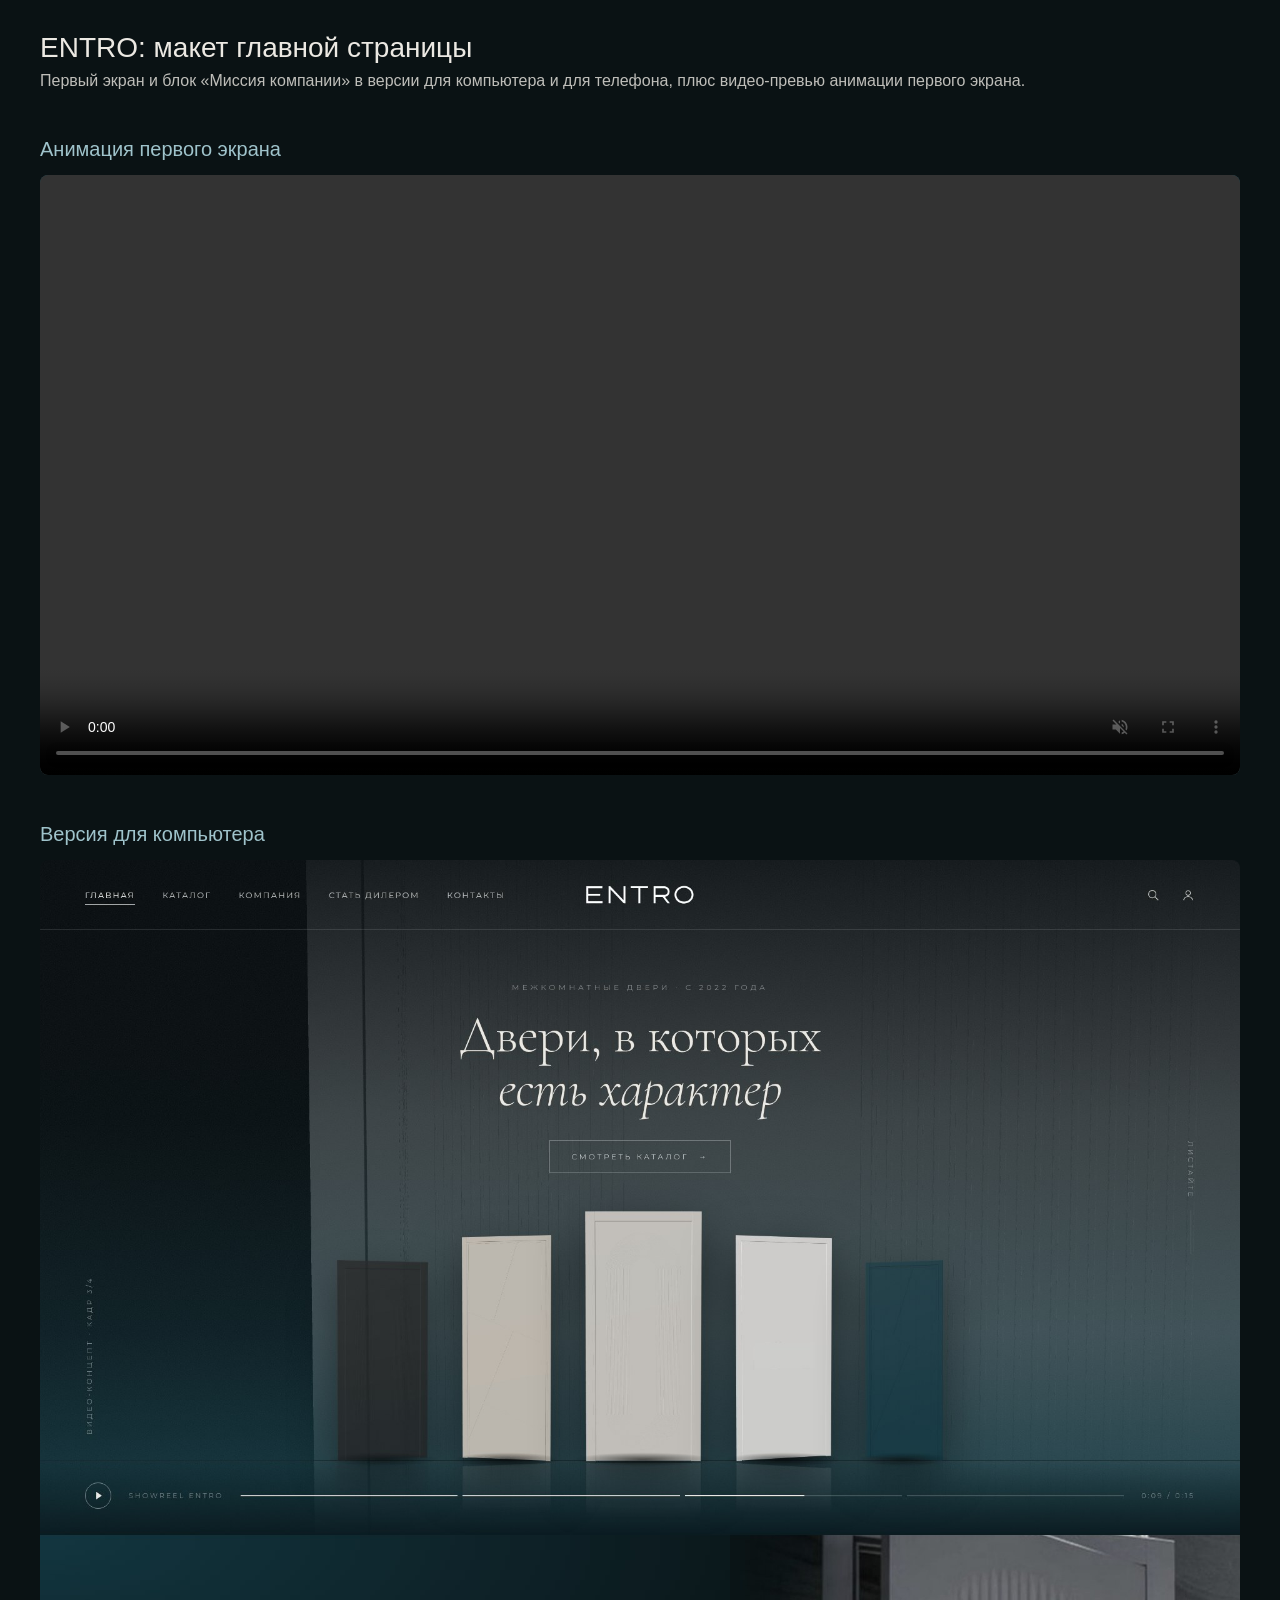
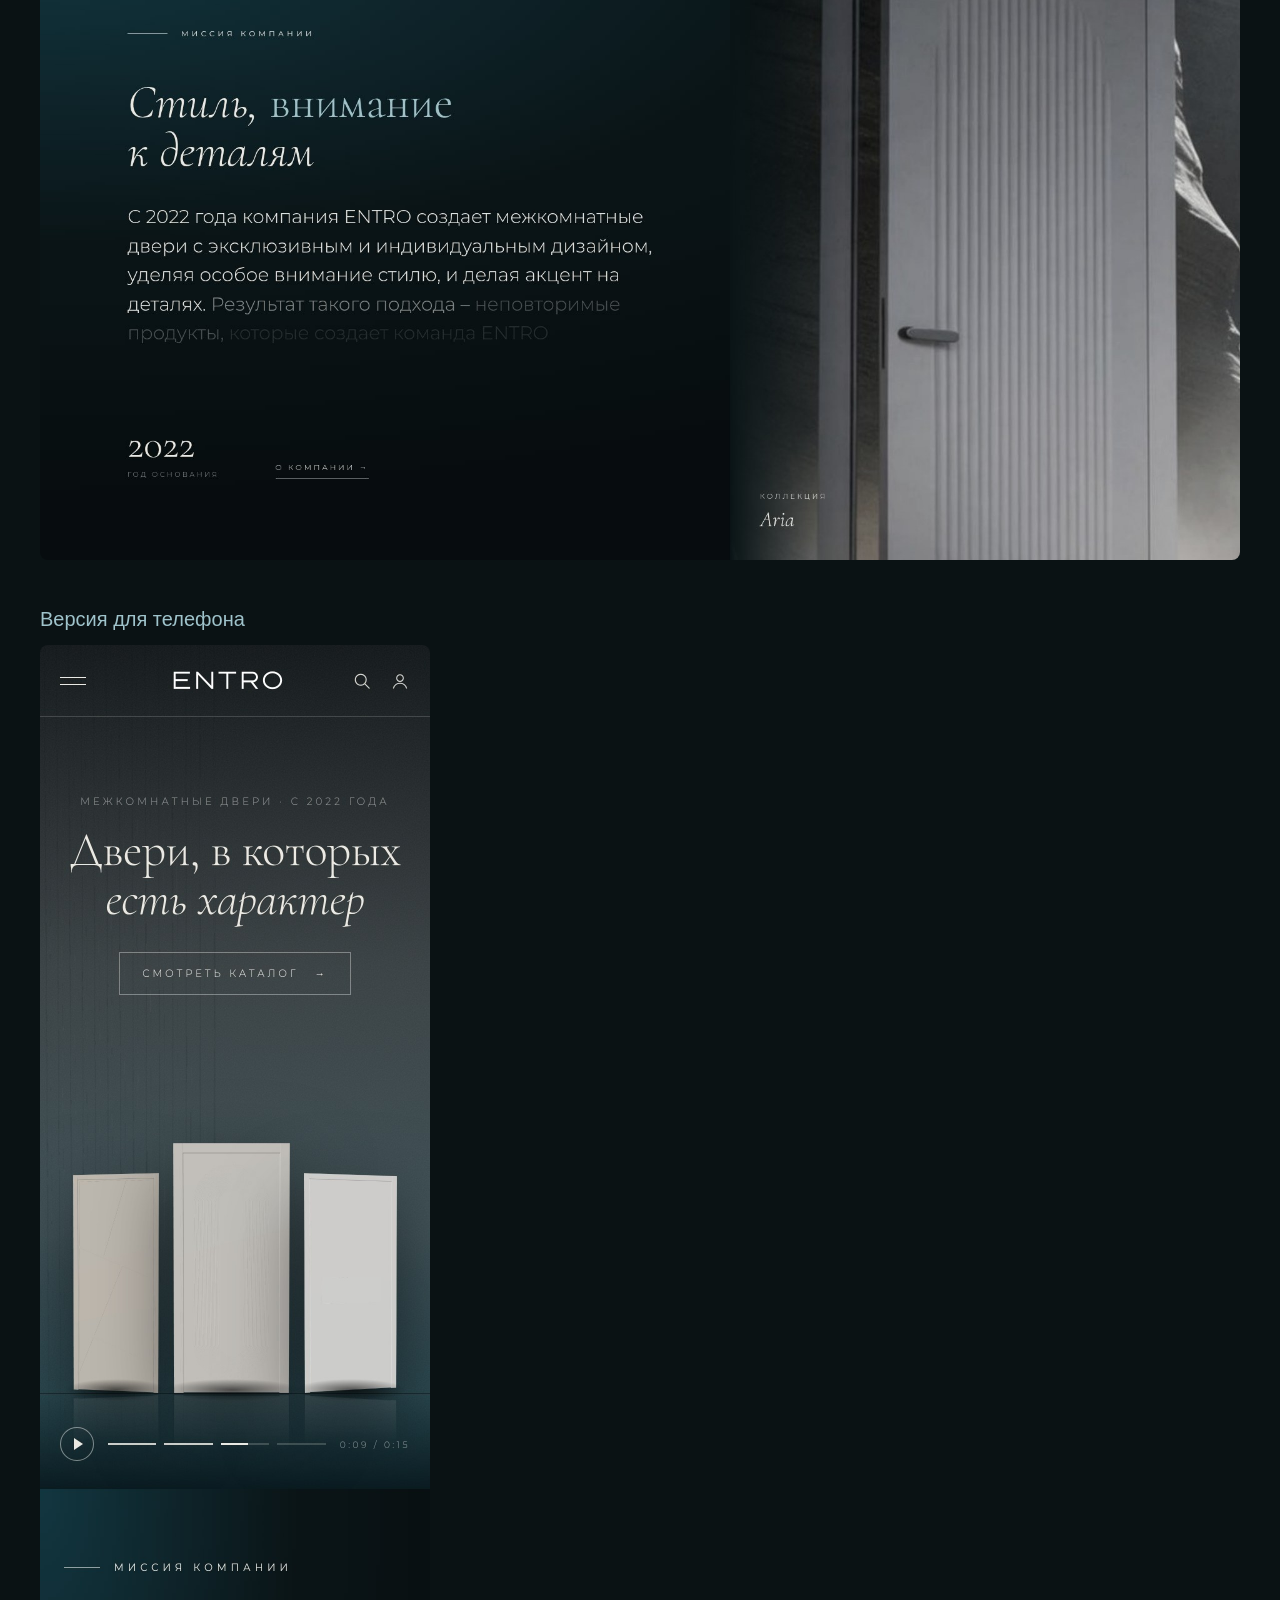
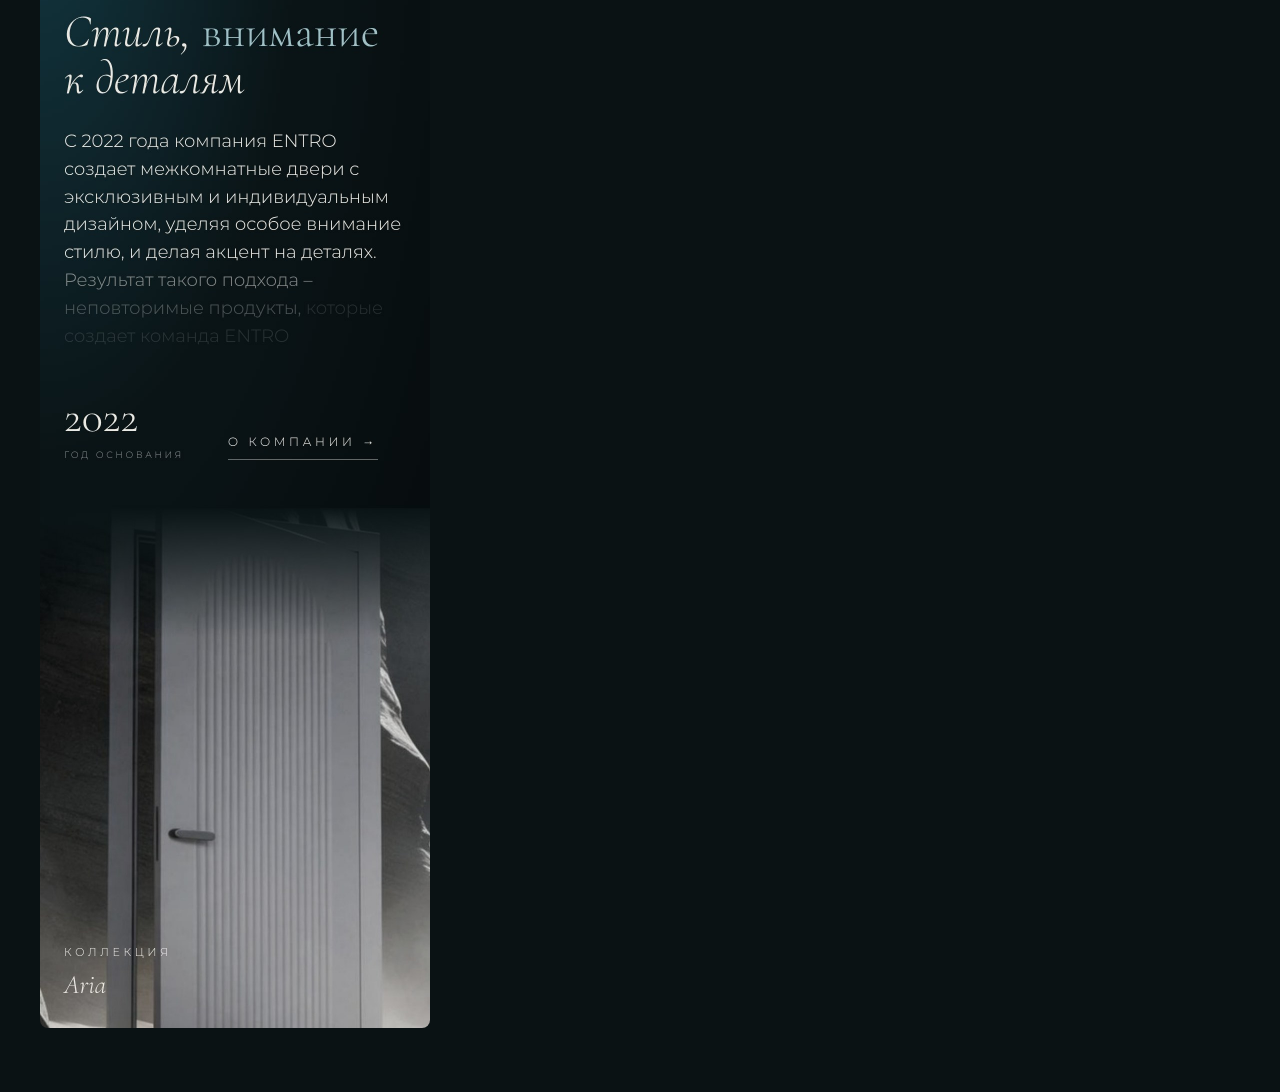
<file: entro-demo/index.html>
<!doctype html>
<html lang="ru"><head><meta charset="utf-8"><meta name="viewport" content="width=device-width,initial-scale=1">
<meta name="robots" content="noindex"><title>ENTRO: макет главной страницы</title>
<style>
body{margin:0;background:#0a1214;color:#ece9e3;font-family:Montserrat,Arial,sans-serif}
.w{max-width:1200px;margin:0 auto;padding:32px 16px 64px}
h1{font-weight:500;font-size:28px;margin:0 0 8px}h2{font-weight:500;font-size:20px;margin:48px 0 14px;color:#9fc3cb}
p{opacity:.8;margin:0 0 8px}img,video{width:100%;display:block;border-radius:8px;background:#1d4f5c}
.m{max-width:390px}
</style></head><body><div class="w">
<h1>ENTRO: макет главной страницы</h1>
<p>Первый экран и блок «Миссия компании» в версии для компьютера и для телефона, плюс видео-превью анимации первого экрана.</p>
<h2>Анимация первого экрана</h2>
<video src="assets/hero.mp4" controls autoplay muted loop playsinline></video>
<h2>Версия для компьютера</h2>
<img src="assets/desktop.jpg" alt="Макет для компьютера">
<h2>Версия для телефона</h2>
<img class="m" src="assets/mobile.jpg" alt="Макет для телефона">
</div></body></html>
</file>
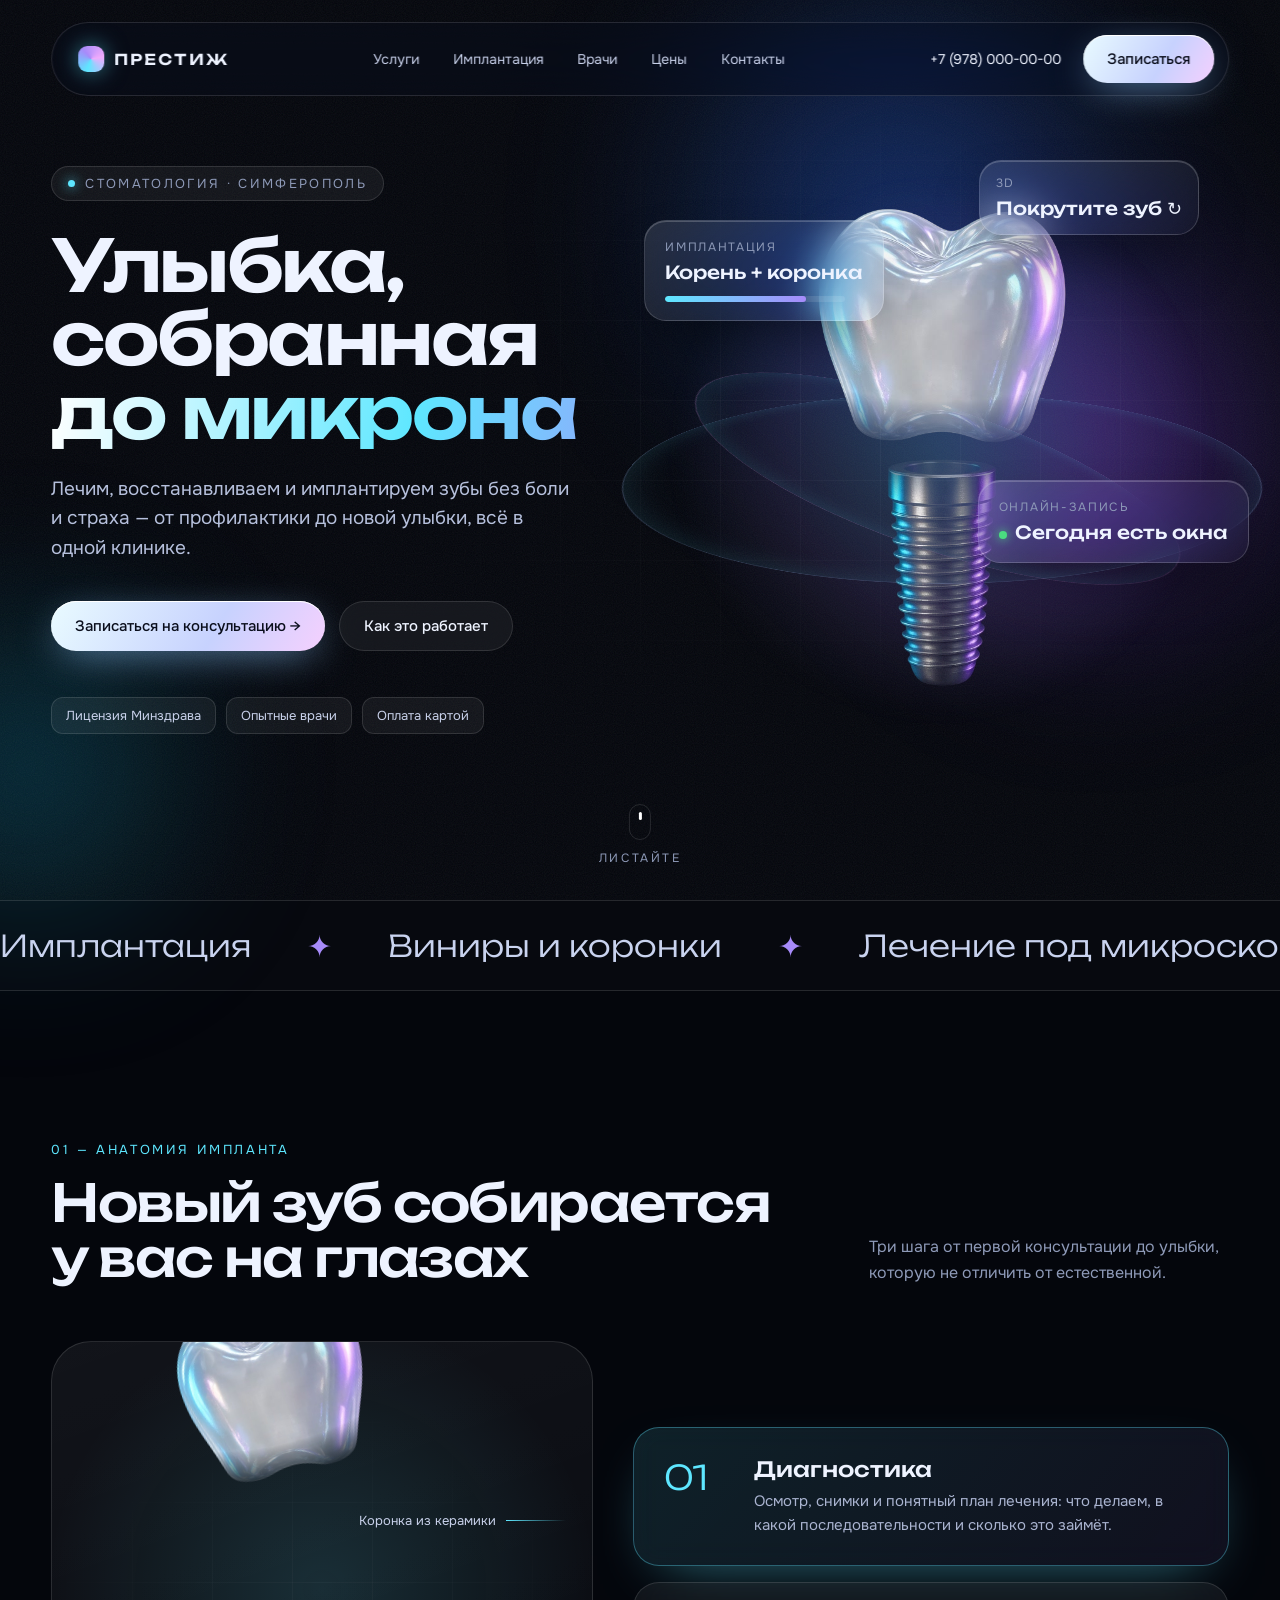
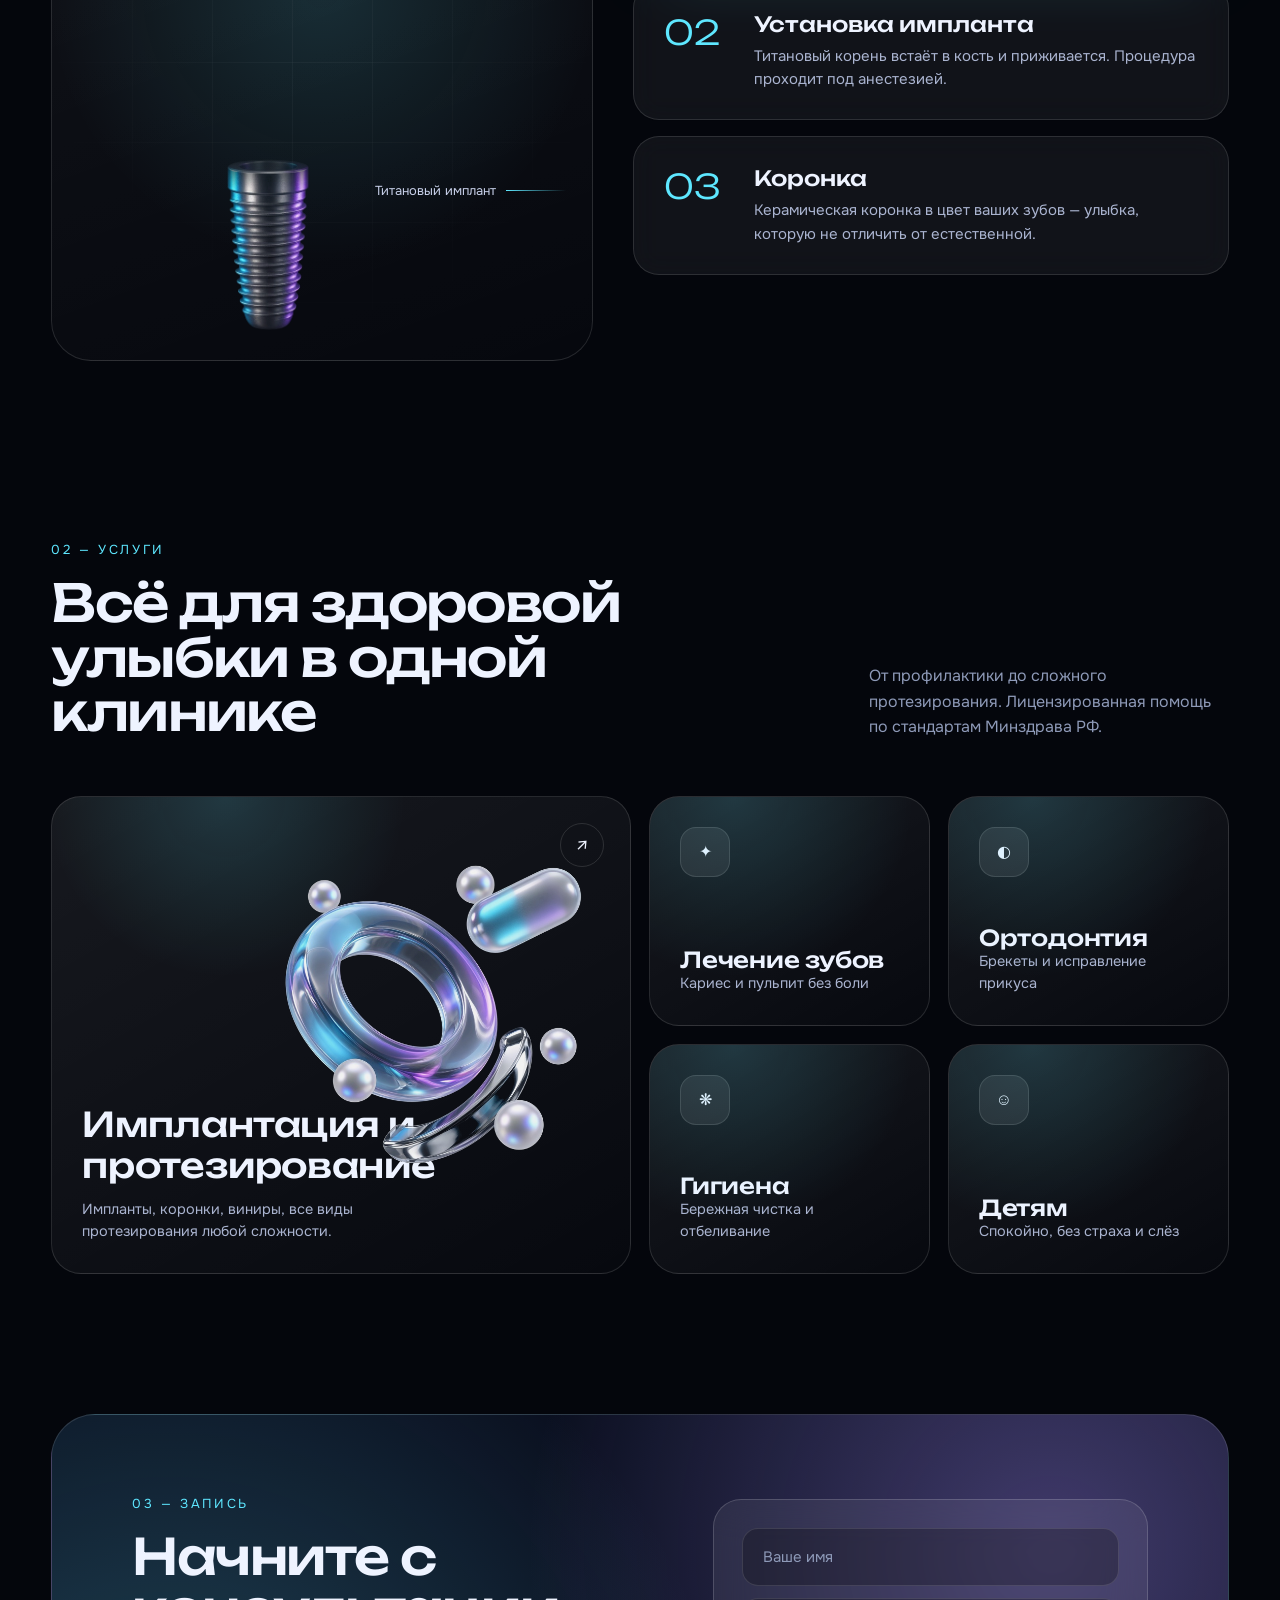
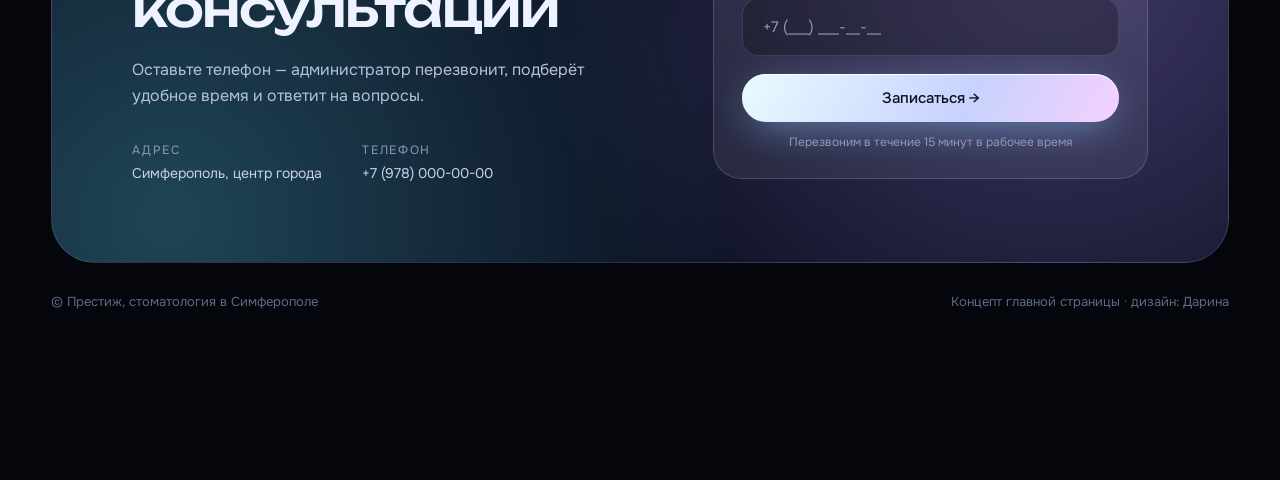
<file: stom-demo/index.html>
<!DOCTYPE html>
<html lang="ru">
<head>
<meta charset="utf-8">
<meta name="viewport" content="width=device-width, initial-scale=1">
<title>Престиж — стоматология в Симферополе · WOW-концепт главной</title>
<link rel="preconnect" href="https://fonts.googleapis.com">
<link href="https://fonts.googleapis.com/css2?family=Onest:wght@300;400;500;600&family=Unbounded:wght@300;400;600;700&display=swap" rel="stylesheet">
<style>
:root{--bg:#04060c;--ink:#eef3ff;--mute:#8e9ab8;--cy:#5ee7ff;--vi:#a78bfa;--pk:#f0abfc;--glass:rgba(255,255,255,.055);--line:rgba(255,255,255,.12)}
*{box-sizing:border-box;margin:0;padding:0}
html{scroll-behavior:smooth}
body{background:var(--bg);color:var(--ink);font-family:Onest,Inter,sans-serif;overflow-x:hidden;-webkit-font-smoothing:antialiased}
.disp{font-family:Unbounded,sans-serif}
a{color:inherit;text-decoration:none}
/* ambient */
.aurora{position:fixed;inset:-20%;z-index:0;pointer-events:none;filter:blur(90px);opacity:.55}
.aurora i{position:absolute;border-radius:50%}
.aurora i:nth-child(1){width:46vw;height:46vw;left:48%;top:8%;background:radial-gradient(circle,#2563eb 0,transparent 65%);animation:drift 18s ease-in-out infinite}
.aurora i:nth-child(2){width:38vw;height:38vw;left:62%;top:30%;background:radial-gradient(circle,#7c3aed 0,transparent 65%);animation:drift 22s ease-in-out infinite reverse}
.aurora i:nth-child(3){width:30vw;height:30vw;left:5%;top:60%;background:radial-gradient(circle,#0891b2 0,transparent 65%);animation:drift 26s ease-in-out infinite}
@keyframes drift{50%{transform:translate(-6vw,4vh) scale(1.12)}}
.grain{position:fixed;inset:0;z-index:1;pointer-events:none;opacity:.07;background-image:url("data:image/svg+xml,%3Csvg xmlns='http://www.w3.org/2000/svg' width='160' height='160'%3E%3Cfilter id='n'%3E%3CfeTurbulence type='fractalNoise' baseFrequency='.9' numOctaves='3'/%3E%3C/filter%3E%3Crect width='100%25' height='100%25' filter='url(%23n)'/%3E%3C/svg%3E")}
.grid{position:absolute;inset:0;background-image:linear-gradient(var(--line) 1px,transparent 1px),linear-gradient(90deg,var(--line) 1px,transparent 1px);background-size:80px 80px;mask-image:radial-gradient(ellipse 60% 55% at 68% 45%,#000 0,transparent 75%);opacity:.35}
main,nav{position:relative;z-index:2}
.wrap{width:min(1280px,92vw);margin:0 auto}
/* nav */
nav{position:fixed;top:22px;left:50%;transform:translateX(-50%);width:min(1280px,92vw);display:flex;align-items:center;justify-content:space-between;padding:12px 14px 12px 26px;border-radius:999px;background:rgba(10,14,28,.45);border:1px solid var(--line);backdrop-filter:blur(18px) saturate(1.4);z-index:50}
.logo{display:flex;align-items:center;gap:10px;font-family:Unbounded;font-weight:600;letter-spacing:.14em;font-size:15px}
.logo b{width:26px;height:26px;border-radius:9px;background:conic-gradient(from 200deg,var(--cy),var(--vi),var(--pk),var(--cy));box-shadow:0 0 22px rgba(94,231,255,.5)}
nav ul{display:flex;gap:34px;list-style:none;font-size:14px;color:#c8d1ea}
nav .r{display:flex;align-items:center;gap:22px;font-size:14px}
.btn{display:inline-flex;align-items:center;gap:10px;padding:14px 24px;border-radius:999px;font-weight:500;font-size:15px;border:1px solid var(--line);transition:.3s}
.btn.pri{background:linear-gradient(120deg,#e9fbff,#c7d2fe 60%,#f5d0fe);color:#0a0e1c;border:0;box-shadow:0 10px 40px -10px rgba(140,200,255,.7),inset 0 1px 0 #fff}
.btn.pri:hover{transform:translateY(-2px);box-shadow:0 18px 50px -10px rgba(140,200,255,.9)}
.btn.gh{background:var(--glass);backdrop-filter:blur(12px)}
/* hero */
.hero{position:relative;height:100vh;min-height:860px;display:flex;align-items:center;overflow:hidden}
.hero .wrap{display:grid;grid-template-columns:1.05fr 1fr;align-items:center;position:relative}
.eyebrow{display:inline-flex;align-items:center;gap:10px;font-size:13px;letter-spacing:.18em;text-transform:uppercase;color:var(--mute);padding:8px 16px;border:1px solid var(--line);border-radius:999px;background:var(--glass)}
.eyebrow i{width:7px;height:7px;border-radius:50%;background:var(--cy);box-shadow:0 0 12px var(--cy);animation:pulse 2s infinite}
@keyframes pulse{50%{opacity:.3}}
h1{font-family:Unbounded;font-weight:600;font-size:72px;line-height:1.02;letter-spacing:-.035em;margin:28px 0 26px}
h1 .g{background:linear-gradient(100deg,#fff 0%,var(--cy) 35%,var(--vi) 65%,var(--pk) 100%);background-size:200% auto;-webkit-background-clip:text;color:transparent;animation:sheen 6s linear infinite}
@keyframes sheen{to{background-position:200% center}}
h1 .ln{display:block;overflow:hidden}
h1 .ln span{display:inline-block;transform:translateY(110%);animation:up 1.1s cubic-bezier(.2,.8,.2,1) forwards}
h1 .ln:nth-child(2) span{animation-delay:.12s}h1 .ln:nth-child(3) span{animation-delay:.24s}
@keyframes up{to{transform:none}}
.lead{font-size:19px;line-height:1.55;color:#b6c0dc;max-width:520px;opacity:0;animation:fade 1s .6s forwards}
.ctas{display:flex;gap:14px;margin-top:38px;opacity:0;animation:fade 1s .8s forwards}
@keyframes fade{from{opacity:0;transform:translateY(16px)}to{opacity:1;transform:none}}
.chips{display:flex;gap:10px;margin-top:46px;flex-wrap:wrap;opacity:0;animation:fade 1s 1s forwards}
.chip{font-size:13px;color:#c8d1ea;padding:9px 14px;border-radius:12px;background:var(--glass);border:1px solid var(--line)}
/* stage */
.stage{position:relative;height:760px;perspective:1200px}
.obj{position:absolute;left:50%;top:50%;width:640px;height:640px;transform:translate(-50%,-50%);transform-style:preserve-3d}
.tooth{position:absolute;inset:0;transform-style:preserve-3d;animation:float 6s ease-in-out infinite}
@keyframes float{50%{transform:translateY(-22px) rotateZ(-2deg)}}
.tooth img{position:absolute;left:0;width:100%;-webkit-mask-image:radial-gradient(ellipse 48% 50% at 50% 50%,#000 70%,transparent 100%)}
.tooth .cr{top:0;animation:crown 6s ease-in-out infinite}
.tooth .im{top:49.8%}
@keyframes crown{50%{transform:translateY(-14px)}}
.halo{position:absolute;left:50%;top:50%;width:560px;height:560px;border-radius:50%;transform:translate(-50%,-50%);background:radial-gradient(circle,rgba(94,231,255,.22),rgba(167,139,250,.12) 40%,transparent 68%);filter:blur(10px);animation:breathe 6s ease-in-out infinite}
@keyframes breathe{50%{transform:translate(-50%,-50%) scale(1.1);opacity:.8}}
.orbit{position:absolute;left:50%;top:52%;width:620px;height:620px;margin:-310px 0 0 -310px;border-radius:50%;border:1px solid rgba(160,200,255,.28);transform:rotateX(74deg) rotateZ(0);animation:spin 18s linear infinite;box-shadow:0 0 40px rgba(94,231,255,.15) inset}
.orbit.o2{width:500px;height:500px;margin:-250px 0 0 -250px;border-color:rgba(240,171,252,.22);transform:rotateX(74deg) rotateY(18deg);animation-duration:26s;animation-direction:reverse}
.orbit::after{content:"";position:absolute;top:-6px;left:50%;width:12px;height:12px;border-radius:50%;background:#fff;box-shadow:0 0 18px 4px var(--cy)}
@keyframes spin{to{transform:rotateX(74deg) rotateZ(360deg)}}
.orbit.o2{animation-name:spin2}@keyframes spin2{to{transform:rotateX(74deg) rotateY(18deg) rotateZ(-360deg)}}
.gcard{position:absolute;padding:18px 20px;border-radius:22px;background:linear-gradient(140deg,rgba(255,255,255,.12),rgba(255,255,255,.03));border:1px solid rgba(255,255,255,.16);backdrop-filter:blur(20px) saturate(1.5);box-shadow:0 30px 60px -20px rgba(0,0,0,.6),inset 0 1px 0 rgba(255,255,255,.2)}
.gcard small{display:block;font-size:12px;letter-spacing:.14em;text-transform:uppercase;color:var(--mute);margin-bottom:6px}
.gcard strong{font-family:Unbounded;font-weight:500;font-size:18px}
.gcard.a{left:-10px;top:150px;animation:float 7s ease-in-out infinite}
.gcard.b{right:-20px;top:410px;animation:float 8s 1s ease-in-out infinite}
.gcard.c{right:30px;top:90px;padding:14px 16px;animation:float 9s .5s ease-in-out infinite}
.bar{height:6px;width:180px;border-radius:9px;background:rgba(255,255,255,.1);margin-top:12px;overflow:hidden}
.bar i{display:block;height:100%;width:78%;background:linear-gradient(90deg,var(--cy),var(--vi));border-radius:9px}
.dot{display:inline-block;width:8px;height:8px;border-radius:50%;background:#4ade80;box-shadow:0 0 10px #4ade80;margin-right:8px}
.scroll{position:absolute;left:50%;bottom:34px;transform:translateX(-50%);display:flex;flex-direction:column;align-items:center;gap:10px;font-size:12px;letter-spacing:.2em;color:var(--mute);text-transform:uppercase}
.scroll i{width:22px;height:36px;border:1px solid var(--line);border-radius:12px;position:relative}
.scroll i::after{content:"";position:absolute;left:50%;top:7px;width:3px;height:8px;margin-left:-1.5px;border-radius:3px;background:#fff;animation:wheel 1.8s infinite}
@keyframes wheel{to{transform:translateY(12px);opacity:0}}
/* marquee */
.mq{border-block:1px solid var(--line);padding:26px 0;overflow:hidden;white-space:nowrap;background:rgba(255,255,255,.015)}
.mq div{display:inline-flex;gap:56px;animation:mq 30s linear infinite;font-family:Unbounded;font-weight:300;font-size:30px;color:#c9d3ef}
.mq span::after{content:"✦";margin-left:56px;color:var(--vi)}
@keyframes mq{to{transform:translateX(-50%)}}
/* section heads */
section{position:relative}
.sh{display:flex;justify-content:space-between;align-items:flex-end;margin-bottom:56px}
.sh h2{font-family:Unbounded;font-weight:500;font-size:52px;letter-spacing:-.03em;line-height:1.05;max-width:760px}
.sh p{color:var(--mute);max-width:360px;line-height:1.6}
.num{font-size:13px;letter-spacing:.2em;color:var(--cy);margin-bottom:18px;display:block}
/* anatomy */
.anat{padding:150px 0 140px}
.anat .box{display:grid;grid-template-columns:1fr 1.1fr;gap:40px;align-items:center}
.ast{position:relative;height:620px;border-radius:40px;background:radial-gradient(circle at 50% 40%,rgba(94,231,255,.14),transparent 60%),linear-gradient(160deg,rgba(255,255,255,.06),rgba(255,255,255,.01));border:1px solid var(--line);overflow:hidden}
.ast .grid{mask-image:radial-gradient(circle at 50% 50%,#000,transparent 70%)}
.ast img{position:absolute;left:40%;width:480px;margin-left:-240px;-webkit-mask-image:radial-gradient(ellipse 48% 50% at 50% 50%,#000 70%,transparent 100%);transition:transform .1s linear}
.ast .cr{top:50px}.ast .im{top:290px}
.lbl{position:absolute;font-size:13px;color:#c8d1ea;display:flex;align-items:center;gap:10px}
.lbl::before{content:"";width:60px;height:1px;background:linear-gradient(90deg,transparent,var(--cy))}
.lbl{flex-direction:row-reverse}.lbl::before{background:linear-gradient(270deg,transparent,var(--cy))}.lbl.l1{right:26px;top:170px}.lbl.l2{right:26px;top:440px}
.steps{display:flex;flex-direction:column;gap:16px}
.step{display:grid;grid-template-columns:70px 1fr;gap:20px;padding:28px 30px;border-radius:26px;background:var(--glass);border:1px solid var(--line);backdrop-filter:blur(14px);transition:.5s}
.step.on{background:linear-gradient(130deg,rgba(94,231,255,.12),rgba(167,139,250,.08));border-color:rgba(94,231,255,.35);box-shadow:0 20px 60px -30px rgba(94,231,255,.6)}
.step b{font-family:Unbounded;font-weight:300;font-size:34px;color:var(--cy)}
.step h3{font-family:Unbounded;font-weight:500;font-size:21px;margin-bottom:8px}
.step p{color:#aab4d0;line-height:1.55;font-size:15px}
/* bento */
.svc{padding:40px 0 140px}
.bento{display:grid;grid-template-columns:repeat(4,1fr);grid-auto-rows:230px;gap:18px}
.card{position:relative;padding:30px;border-radius:30px;background:linear-gradient(150deg,rgba(255,255,255,.08),rgba(255,255,255,.015));border:1px solid var(--line);overflow:hidden;transform-style:preserve-3d;transition:transform .4s,border-color .4s;display:flex;flex-direction:column;justify-content:space-between}
.card:hover{border-color:rgba(94,231,255,.4)}
.card::before{content:"";position:absolute;inset:0;background:radial-gradient(400px circle at var(--mx,30%) var(--my,0%),rgba(94,231,255,.16),transparent 45%);pointer-events:none}
.card h3{font-family:Unbounded;font-weight:500;font-size:22px;letter-spacing:-.01em;line-height:1.2}
.card p{color:#aab4d0;font-size:14.5px;line-height:1.5;max-width:300px}
.card .ic{width:50px;height:50px;border-radius:16px;display:grid;place-items:center;background:rgba(255,255,255,.08);border:1px solid var(--line)}
.card.big{grid-column:span 2;grid-row:span 2;justify-content:flex-end}
.card.big img{position:absolute;right:-60px;top:-40px;width:520px;opacity:.95;animation:float 8s ease-in-out infinite;-webkit-mask-image:radial-gradient(circle,#000 55%,transparent 72%)}
.card.big h3{font-size:34px;max-width:380px}
.card.wide{grid-column:span 2}
.arr{position:absolute;right:26px;top:26px;width:44px;height:44px;border-radius:50%;border:1px solid var(--line);display:grid;place-items:center;font-size:18px}
/* cta */
.cta{padding:0 0 120px}
.ctabox{position:relative;border-radius:44px;padding:80px;overflow:hidden;background:radial-gradient(circle at 85% 30%,rgba(167,139,250,.35),transparent 50%),radial-gradient(circle at 10% 90%,rgba(94,231,255,.25),transparent 50%),#0a0f1f;border:1px solid var(--line);display:grid;grid-template-columns:1.2fr 1fr;gap:60px;align-items:center}
.ctabox h2{font-family:Unbounded;font-weight:500;font-size:50px;line-height:1.05;letter-spacing:-.03em}
.ctabox p{color:#b6c0dc;margin:22px 0 0;line-height:1.6;max-width:480px}
.form{display:flex;flex-direction:column;gap:12px;padding:28px;border-radius:28px;background:rgba(255,255,255,.07);border:1px solid rgba(255,255,255,.16);backdrop-filter:blur(20px)}
.form .in{padding:18px 20px;border-radius:16px;background:rgba(0,0,0,.25);border:1px solid var(--line);color:var(--mute);font-size:15px}
.form .btn{justify-content:center;margin-top:6px}
.form small{color:var(--mute);font-size:12px;text-align:center}
.contacts{display:flex;gap:40px;margin-top:34px;font-size:14px;color:#c8d1ea}
.contacts span{display:block;color:var(--mute);font-size:12px;letter-spacing:.14em;text-transform:uppercase;margin-bottom:6px}
footer{padding:30px 0 50px;color:#5f6a88;font-size:13px;display:flex;justify-content:space-between}
/* reveal */
.rv{opacity:0;transform:translateY(50px) scale(.98);transition:1s cubic-bezier(.2,.8,.2,1)}
.rv.in{opacity:1;transform:none}
body.static .rv{opacity:1;transform:none}
body.static *{animation-play-state:paused!important}
body.static h1 .ln span,body.static .lead,body.static .ctas,body.static .chips{animation:none;transform:none;opacity:1}
body.static nav{position:absolute}
</style>
</head>
<body>
<div class="aurora"><i></i><i></i><i></i></div>
<div class="grain"></div>

<nav>
  <a class="logo" href="#"><b></b>ПРЕСТИЖ</a>
  <ul><li>Услуги</li><li>Имплантация</li><li>Врачи</li><li>Цены</li><li>Контакты</li></ul>
  <div class="r"><span>+7 (978) 000-00-00</span><a class="btn pri" href="#cta">Записаться</a></div>
</nav>

<main>
<section class="hero">
  <div class="grid"></div>
  <div class="wrap">
    <div>
      <span class="eyebrow"><i></i>Стоматология · Симферополь</span>
      <h1><span class="ln"><span>Улыбка,</span></span><span class="ln"><span>собранная</span></span><span class="ln"><span class="g">до микрона</span></span></h1>
      <p class="lead">Лечим, восстанавливаем и имплантируем зубы без боли и страха — от профилактики до новой улыбки, всё в одной клинике.</p>
      <div class="ctas"><a class="btn pri" href="#cta">Записаться на консультацию →</a><a class="btn gh" href="#anat">Как это работает</a></div>
      <div class="chips"><span class="chip">Лицензия Минздрава</span><span class="chip">Опытные врачи</span><span class="chip">Оплата картой</span></div>
    </div>
    <div class="stage" id="stage">
      <div class="halo"></div>
      <div class="orbit"></div><div class="orbit o2"></div>
      <div class="obj" id="obj">
        <div class="tooth"><img class="cr" src="assets/crown.png" alt=""><img class="im" src="assets/implant.png" alt=""></div>
      </div>
      <div class="gcard a"><small>Имплантация</small><strong>Корень + коронка</strong><div class="bar"><i></i></div></div>
      <div class="gcard b"><small>Онлайн-запись</small><strong><span class="dot"></span>Сегодня есть окна</strong></div>
      <div class="gcard c"><small>3D</small><strong>Покрутите зуб ↻</strong></div>
    </div>
  </div>
  <div class="scroll"><i></i>Листайте</div>
</section>

<div class="mq"><div><span>Имплантация</span><span>Виниры и коронки</span><span>Лечение под микроскопом</span><span>Брекеты</span><span>Гигиена</span><span>Детская стоматология</span><span>Имплантация</span><span>Виниры и коронки</span><span>Лечение под микроскопом</span><span>Брекеты</span><span>Гигиена</span><span>Детская стоматология</span></div></div>

<section class="anat" id="anat">
  <div class="wrap">
    <div class="sh rv"><div><span class="num">01 — АНАТОМИЯ ИМПЛАНТА</span><h2>Новый зуб собирается у вас на глазах</h2></div><p>Три шага от первой консультации до улыбки, которую не отличить от естественной.</p></div>
    <div class="box">
      <div class="ast rv" id="ast"><div class="grid"></div>
        <img class="cr" id="acr" src="assets/crown.png" alt=""><img class="im" id="aim" src="assets/implant.png" alt="">
        <span class="lbl l1">Коронка из керамики</span><span class="lbl l2">Титановый имплант</span>
      </div>
      <div class="steps">
        <div class="step rv"><b>01</b><div><h3>Диагностика</h3><p>Осмотр, снимки и понятный план лечения: что делаем, в какой последовательности и сколько это займёт.</p></div></div>
        <div class="step rv"><b>02</b><div><h3>Установка импланта</h3><p>Титановый корень встаёт в кость и приживается. Процедура проходит под анестезией.</p></div></div>
        <div class="step rv"><b>03</b><div><h3>Коронка</h3><p>Керамическая коронка в цвет ваших зубов — улыбка, которую не отличить от естественной.</p></div></div>
      </div>
    </div>
  </div>
</section>

<section class="svc">
  <div class="wrap">
    <div class="sh rv"><div><span class="num">02 — УСЛУГИ</span><h2>Всё для здоровой улыбки в одной клинике</h2></div><p>От профилактики до сложного протезирования. Лицензированная помощь по стандартам Минздрава РФ.</p></div>
    <div class="bento">
      <div class="card big rv"><img src="assets/glass.png" alt=""><span class="arr">↗</span><div><h3>Имплантация и протезирование</h3><p style="margin-top:14px">Импланты, коронки, виниры, все виды протезирования любой сложности.</p></div></div>
      <div class="card rv"><span class="ic">✦</span><div><h3>Лечение зубов</h3><p>Кариес и пульпит без боли</p></div></div>
      <div class="card rv"><span class="ic">◐</span><div><h3>Ортодонтия</h3><p>Брекеты и исправление прикуса</p></div></div>
      <div class="card rv"><span class="ic">❋</span><div><h3>Гигиена</h3><p>Бережная чистка и отбеливание</p></div></div>
      <div class="card rv"><span class="ic">☺</span><div><h3>Детям</h3><p>Спокойно, без страха и слёз</p></div></div>
    </div>
  </div>
</section>

<section class="cta" id="cta">
  <div class="wrap">
    <div class="ctabox rv">
      <div><span class="num">03 — ЗАПИСЬ</span><h2>Начните с консультации</h2><p>Оставьте телефон — администратор перезвонит, подберёт удобное время и ответит на вопросы.</p>
        <div class="contacts"><div><span>Адрес</span>Симферополь, центр города</div><div><span>Телефон</span>+7 (978) 000-00-00</div></div>
      </div>
      <div class="form"><div class="in">Ваше имя</div><div class="in">+7 (___) ___-__-__</div><a class="btn pri">Записаться →</a><small>Перезвоним в течение 15 минут в рабочее время</small></div>
    </div>
    <footer><span>© Престиж, стоматология в Симферополе</span><span>Концепт главной страницы · дизайн: Дарина</span></footer>
  </div>
</section>
</main>

<script>
const S=new URLSearchParams(location.search).has('static');
if(S)document.body.classList.add('static');
// reveal on scroll
const io=new IntersectionObserver(es=>es.forEach(e=>{if(e.isIntersecting)e.target.classList.add('in')}),{threshold:.15});
document.querySelectorAll('.rv').forEach(el=>io.observe(el));
// hero tilt by mouse
const obj=document.getElementById('obj');
addEventListener('mousemove',e=>{const x=e.clientX/innerWidth-.5,y=e.clientY/innerHeight-.5;obj.style.transform=`translate(-50%,-50%) rotateY(${x*24}deg) rotateX(${-y*18}deg)`});
// drag to rotate
let drag=false,lx=0,ry=0;const st=document.getElementById('stage');
st.addEventListener('pointerdown',e=>{drag=true;lx=e.clientX});addEventListener('pointerup',()=>drag=false);
addEventListener('pointermove',e=>{if(!drag)return;ry+=(e.clientX-lx)*.6;lx=e.clientX;obj.style.transform=`translate(-50%,-50%) rotateY(${ry}deg)`});
// anatomy: crown descends on scroll, steps light up
const ast=document.getElementById('ast'),acr=document.getElementById('acr'),aim=document.getElementById('aim'),steps=[...document.querySelectorAll('.step')];
function anat(p){acr.style.transform=`translateY(${(1-p)*-150+p*12}px) rotate(${(1-p)*-14}deg)`;aim.style.transform=`translateY(${(1-p)*120}px)`;
 steps.forEach((s,i)=>s.classList.toggle('on',p>=i/3-.02&&(p<(i+1)/3||i==2&&p>=.66)))}
function onScroll(){const r=ast.getBoundingClientRect();let p=(innerHeight-r.top)/(innerHeight+r.height*.2);p=Math.min(1,Math.max(0,(p-.25)/.6));anat(p);
 document.querySelector('.hero .stage').style.transform=`translateY(${scrollY*.25}px)`}
addEventListener('scroll',onScroll,{passive:true});
window.__anat=anat;
if(S){anat(.55)}else onScroll();
// card tilt + spotlight
document.querySelectorAll('.card').forEach(c=>{c.addEventListener('mousemove',e=>{const r=c.getBoundingClientRect(),x=(e.clientX-r.left)/r.width,y=(e.clientY-r.top)/r.height;
 c.style.setProperty('--mx',x*100+'%');c.style.setProperty('--my',y*100+'%');c.style.transform=`perspective(900px) rotateY(${(x-.5)*10}deg) rotateX(${(.5-y)*10}deg)`});
 c.addEventListener('mouseleave',()=>c.style.transform='')});
</script>
</body>
</html>
</file>
